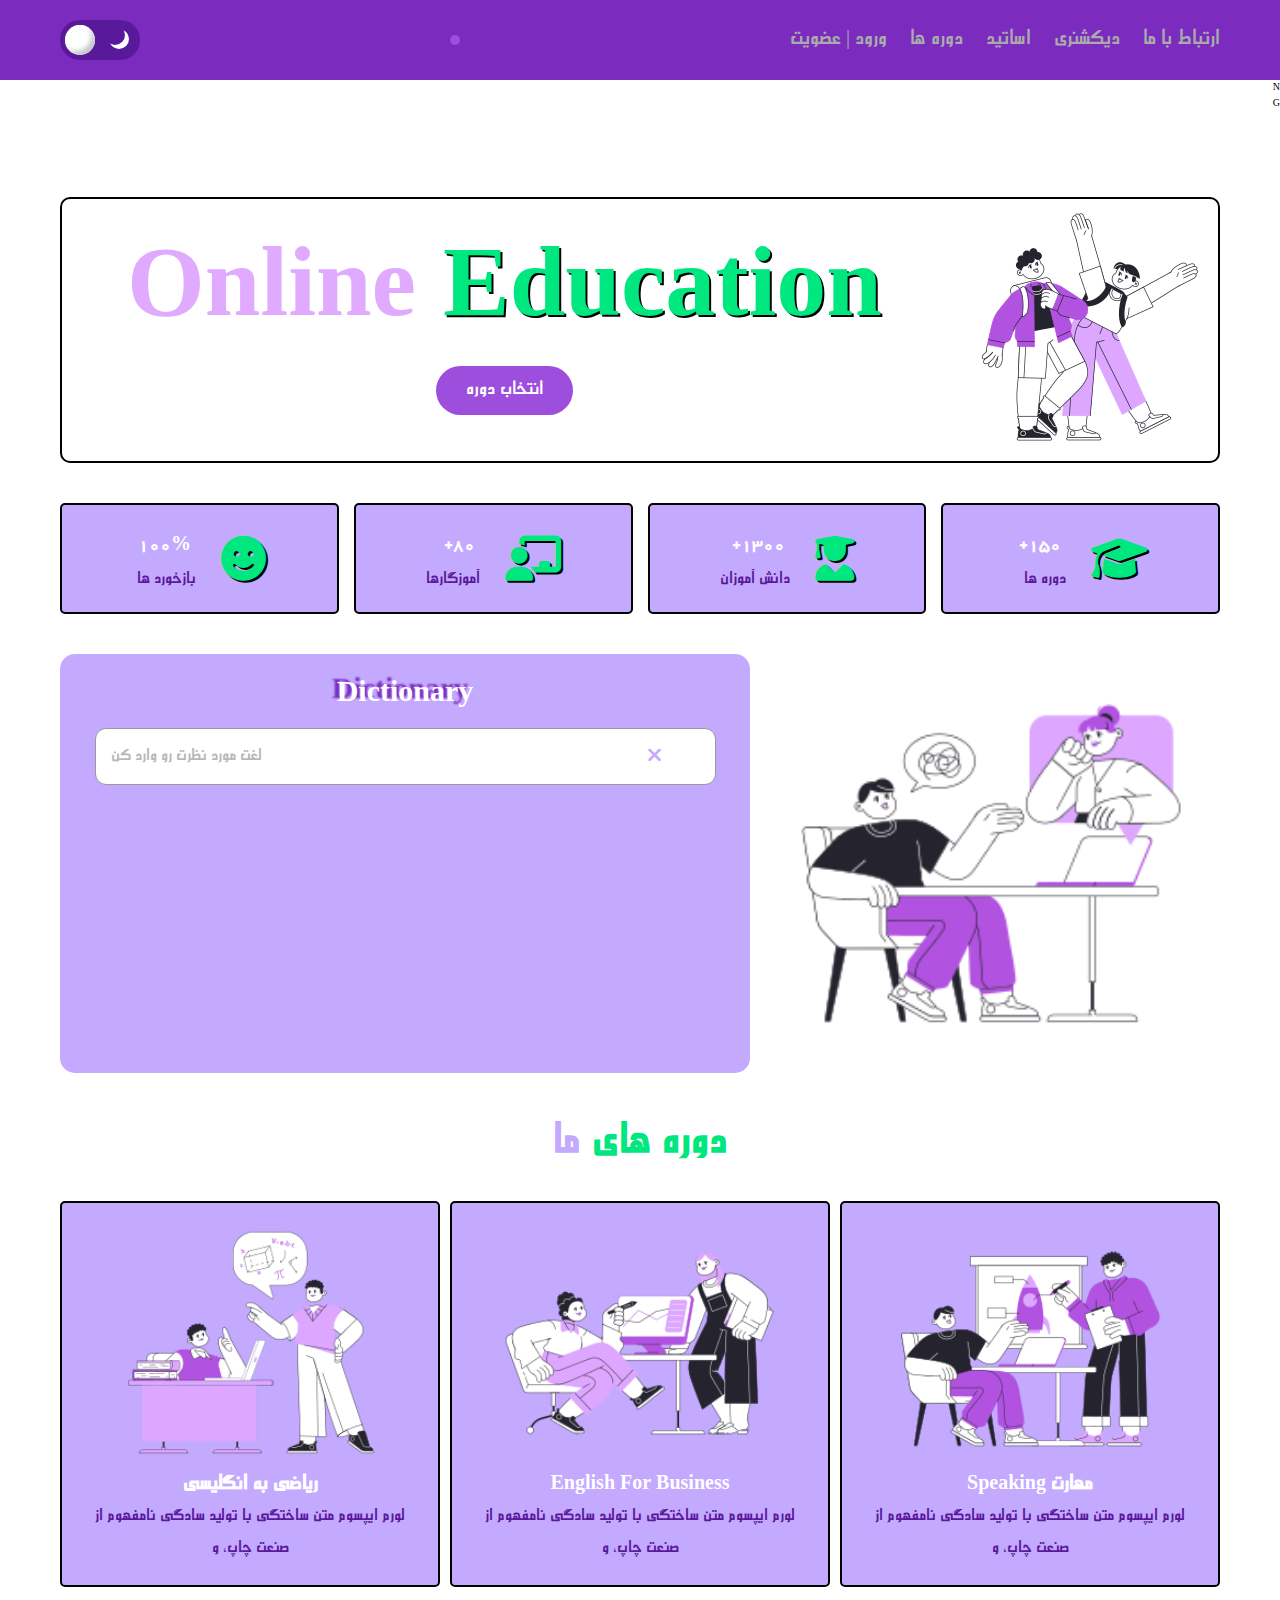
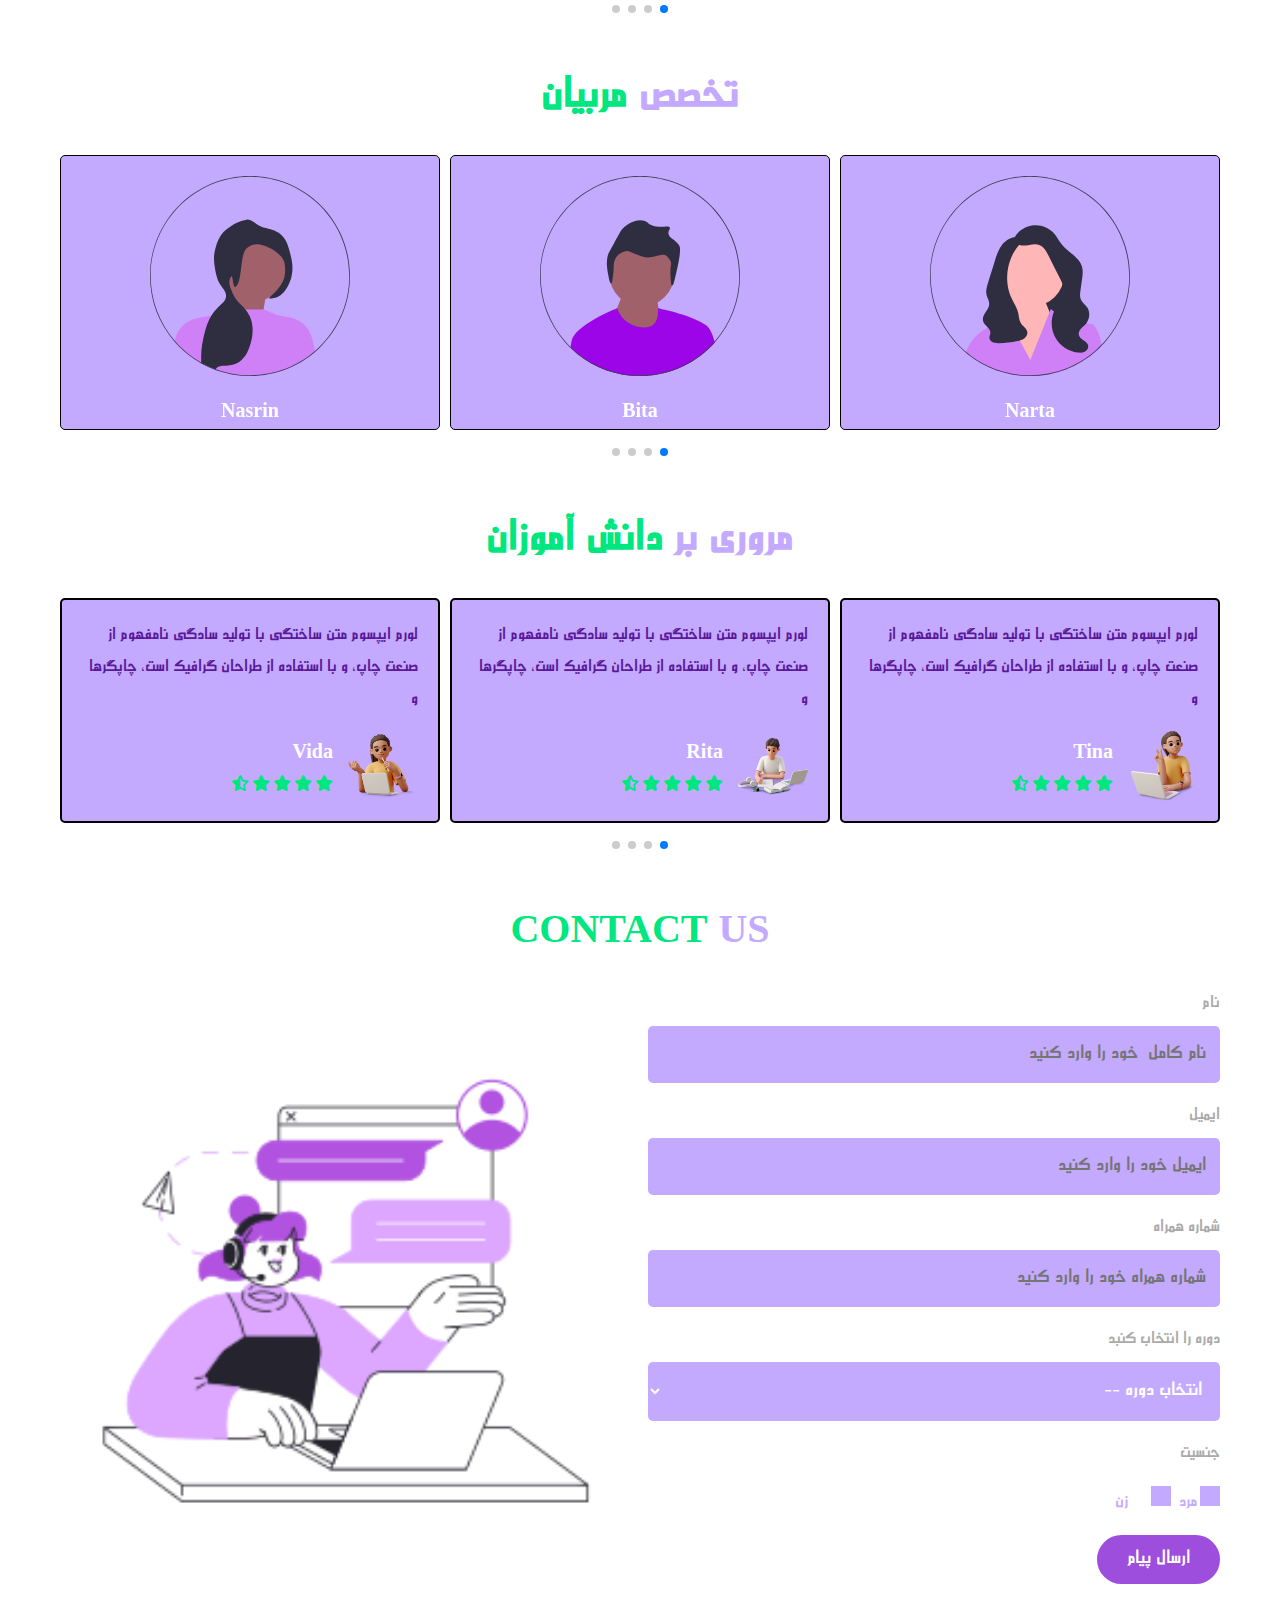
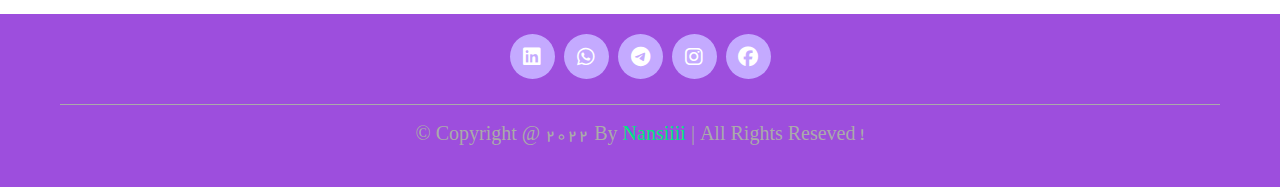
<file: index.html>
<!DOCTYPE html>
<html lang="fa">
<head>
    <meta charset="UTF-8">
    <meta http-equiv="X-UA-Compatible" content="IE=edge">
    <meta name="viewport" content="width=device-width, initial-scale=1.0">
    <!-- font awesome cdn link -->
    <link rel="stylesheet" href="https://cdnjs.cloudflare.com/ajax/libs/font-awesome/6.3.0/css/all.min.css">

    <!-- custom css file link -->
    <link rel="stylesheet" href="css/style.css">
    <title>Home</title>
    <!-- swiper css link -->
    <link rel="stylesheet" href="https://cdn.jsdelivr.net/npm/swiper@9/swiper-bundle.min.css"
/>
</head>
<body>
    <div id="loader-wrapper">
        <div id="loader">
            <p>l</p>
            <p>o</p>
            <p>a</p>
            <p>d</p>
            <p>i</p>
            <p>n</p>
            <p>g</p>
        </div>
    </div>
    <!-- header Start -->
    <header class="header">

        <section class="flex">

            <div id="menu-btn" class="fas fa-bars"></div>

            <nav class="navbar">
                <a href="#contact">ارتباط با ما</a>
                <a href="#dic">دیکشنری</a>
                <a href="#teachers">اساتید</a>
                <a href="#courses">دوره ها</a>
                <a href="pages/login-form.html">ورود | عضویت</a>
            </nav>

            <div id="MyClockDisplay" class="clock" ></div>

            <div id="switch">
                <div class="flicker"></div>
                <div class="moon"></div>
            </div>

        </section>
    </header>
    <!-- header End -->

    <!-- home section Start -->
    <section class="home" id="home">
        <div class="row">

            
            <div class="image">
                <img src="images/grapy-boys-going-to-school-together.png" alt="school">
            </div>

            <div class="content">
                <h3>online <span>education</span></h3>
                <!-- <h3>آنلاین <span>آموزش</span></h3> -->
                <a href="#contact" class="btn">انتخاب دوره</a>
            </div>

        </div>
    </section>
    <!-- home section End -->

    <!-- counter section Start -->
    <section class="count">
        <div class="box-container">

            <div class="box">
                <i class="fas fa-graduation-cap"></i>
                <div class="content">
                    <h3>150+</h3>
                    <p>دوره ها</p>
                </div>
            </div>

            <div class="box">
                <i class="fas fa-user-graduate"></i>
                <div class="content">
                    <h3>1300+</h3>
                    <p>دانش آموزان</p>
                </div>
            </div>

            <div class="box">
                <i class="fas fa-chalkboard-user"></i>
                <div class="content">
                    <h3>80+</h3>
                    <p>آموزگارها</p>
                </div>
            </div>

            <div class="box">
                <i class="fas fa-face-smile"></i>
                <div class="content">
                    <h3>100%</h3>
                    <p>بازخورد ها</p>
                </div>
            </div>

        </div>
    </section>
    <!-- counter section End -->

    <!-- dictionary section Start -->

    <section class="about" id="dic">
        <div class="row">
            <div class="image">
                <img src="images/grapy-online-appointment-with-a-psychologist.png" alt="online-appointment">
            </div>

            <div class="content">
                
                <div class="dictionary">
                    <h2 id="dic-title">Dictionary</h2>
       
                    <div class="input-wrapper">
                        <input type="text" class="txtBox" placeholder="لغت مورد نظرت رو وارد کن">
                        <i class="fa fa-times" aria-hidden="true"></i>
                    </div>

                    <div class="search-result">
                    
                        <p class="description"></p>

                        <div class="volume-box">
                            <i id="volume" class="fas fa-volume-up"></i>
                    
                            <span id="phonetic"></span>
                        </div>
                    
                    
                        <p id="meaning"></p>

                    </div>
                </div>
                

            </div>
        </div>
    </section>


    <!-- dictionary section End -->

    <!-- courses section Start -->
    <section class="courses" id="courses">
        <h2 class="heading"><span>دوره های</span>  ما </h2>
        <div class="course-slider swiper">
            <div class="swiper-wrapper" id="course-wraper">

                <!-- <div class="course-slide swiper-slide">
                    <img src="images/grapy-man-studies-online-1.png" alt="">
                    <h3><a href="pages/courses.html?course_title=مهارت Speaking">لغات 504</a></h3>
                    <p>لورم ایپسوم متن ساختگی با تولید سادگی نامفهوم از صنعت چاپ، و </p>
                </div> -->

            </div>

            <div class="swiper-pagination"></div>
            
        </div>
    </section>
    <!-- courses section End -->

    <!-- teachers section Start -->
    <section class="teachers" id="teachers">
            <h2 class="heading">تخصص <span>مربیان</span></h2>
            <div class="swiper teachers-slider">
                <div class="swiper-wrapper" id="teachers-wrapper">

                    <!-- <div class="swiper-slide slide">
                        <img src="images/undraw_female_avatar_efig.svg" alt="">
                        <div class="share">
                            <a href="" class="fab fa-instagram"></a>
                            <a href="" class="fab fa-telegram"></a>
                            <a href="" class="fab fa-whatsapp"></a>
                            <a href="" class="fab fa-linkedin"></a>
                        </div>
                        <h3>Nasrin</h3>
                    </div> -->

                </div>
                
                <div class="swiper-pagination"></div>
                
            </div>
    </section>
    <!-- teachers section End -->

    <!-- reviews section Start -->
    <section class="reviwes" id="reviews">
        <h2 class="heading">مروری بر <span>دانش آموزان </span></h2>
        <div class="swiper reviews-slider">
            <div class="swiper-wrapper" id="students-wrapper">

                <!-- <div class="swiper-slide slide">
                    <p>لورم ایپسوم متن ساختگی با تولید سادگی نامفهوم از صنعت چاپ، 
                        و با استفاده از طراحان گرافیک است، چاپگرها و 
                    </p>
                    <div class="user">
                        <img src="images/student/casual-life-3d-young-woman-working-on-laptop-and-showing-v-sign.png" alt="">
                        <div class="user-info">
                            <h3>sssss</h3>
                            <div class="stars">
                                <i class="fas fa-star"></i>
                                <i class="fas fa-star"></i>
                                <i class="fas fa-star"></i>
                                <i class="fas fa-star"></i>
                                <i class="fas fa-star-half-alt"></i>
                            </div>
                        </div>
                    </div>
                </div> -->

            </div>

            <div class="swiper-pagination"></div>

        </div>
    </section>
    <!-- reviews section End -->

    <!-- contact section Start -->
    <section class="contact" id="contact">
        <h2 class="heading"><span>contact</span> us</h2>
        <div class="row">
            
            <form action="" method="post">
                <label for="name">نام</label>
                <input type="text" name="name" required placeholder="نام کامل  خود را وارد کنید" maxlength="50" class="box">
                <label for="email">ایمیل</label>
                <input type="email" name="email" required placeholder="ایمیل خود را وارد کنید" maxlength="50" class="box">
                <label for="number">شماره همراه</label>
                <input type="number" name="number" required placeholder="شماره همراه خود را وارد کنید" max="999999999" min="0" class="box" onkeypress="if(this.value.length == 10) return false;">
                <label for="">دوره را انتخاب کنبد</label>
                <select name="courses" class="box" required>
                    <option value="" disabled selected>انتخاب دوره --</option>
                    <option value="504 words">لغات 504</option>
                    <option value="1100 words">لغات 1100</option>
                    <option value="math">ریاضی به انگلیسی</option>
                    <option value="English for Business">English for Business</option>
                    <option value="Speaking">Speaking  مهارت</option>
                    <option value="listening"> listening مهارت</option>
                    <option value="Writing">Writing مهارت</option>
                    <option value="Reading">Reading مهارت</option>
                    <option value="free discussion">free discussion</option>
                </select>
                <label for="gender">جنسیت </label>
                <div class="radio">
                    <input type="radio" name="gender" value="male" id="male">
                    <label for="male">مرد</label>
                    <input type="radio" name="gender" value="female" id="female">
                    <label for="female">زن</label>
                </div>
                <input type="submit" value="ارسال پیام" class="btn" name="send">
            </form>

            <div class="image">
                <img src="images/grapy-chat-dialog-with-support-service-1.png" alt="">
            </div>

        </div>
    </section>
    <!-- contact section End -->

    <!-- footer section Start -->
        <footer class="footer" id="footer">
            <section>
                <div class="share">
                    <a href="" class="fab fa-facebook"></a>
                    <a href="" class="fab fa-instagram"></a>
                    <a href="" class="fab fa-telegram"></a>
                    <a href="" class="fab fa-whatsapp"></a>
                    <a href="" class="fab fa-linkedin"></a>
                </div>

                <div class="credit"> ! copyright @ 2022 by <span>Nansiiii</span> | all rights reseved &copy;</div>

            </section>
        </footer>
    <!-- footer section End -->











    <!-- swiper js link -->
    <script src="https://cdn.jsdelivr.net/npm/swiper@9/swiper-bundle.min.js"></script>
    <!-- custom js file link -->
    <script src="js/app.js"></script>
    <script src="js/dic-app.js"></script>
    
</body>
</html>
</file>
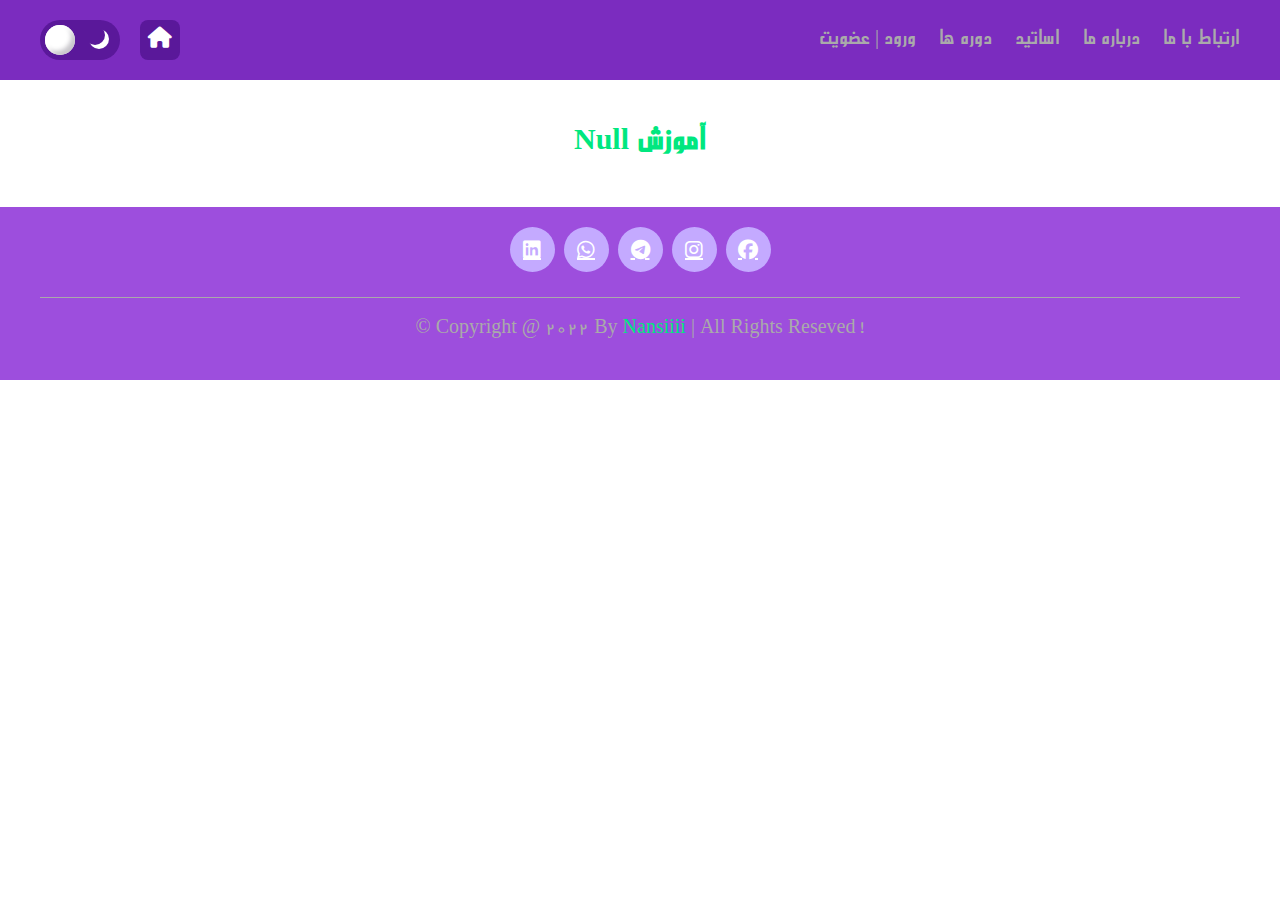
<file: pages/courses.html>
<!DOCTYPE html>
<html lang="fa">
  <head>
    <meta charset="UTF-8" />
    <meta http-equiv="X-UA-Compatible" content="IE=edge" />
    <meta name="viewport" content="width=device-width, initial-scale=1.0" />
    <title>دوره ها</title>
    <link rel="stylesheet" href="../css/courses.css" />
    <!-- font awesome cdn link -->
    <link rel="stylesheet" href="https://cdnjs.cloudflare.com/ajax/libs/font-awesome/6.3.0/css/all.min.css">

  </head>
  <body>
    <!-- header Start -->
    <header class="header">
      <section class="flex">
        <div id="menu-btn" class="fas fa-bars"></div>

        <nav class="navbar">
          <a href="../index.html#contact">ارتباط با ما</a>
          <a href="../index.html#about">درباره ما</a>
          <a href="../index.html#review">اساتید</a>
          <a href="../index.html#courses">دوره ها</a>
          <a href="login-form.html">ورود | عضویت</a>
        </nav>

        <div class="home">
            <div class="home-btn">
                <a href="../index.html"><i class="fa fa-home fa-lg" aria-hidden="true"></i></a>
            </div>
    
            <div id="switch">
              <div class="flicker"></div>
              <div class="moon"></div>
            </div>
        </div>

        <!-- <a href="index.html" class="logo">educat.</a> -->
      </section>
    </header>
    <!-- header End -->

    <!--Start course -->
    <section id="main">
        <!-- <h1>آموزش ریاضی به انگلیسی</h1> -->
      <div class="course-wrapper">
        <!-- <div class="course">
          <div id="imgBox">
            <img src="../images/grapy-man-studies-online-1.png" alt="" />
          </div>
          <h3 class="course-title"><a href=""> درس 1</a></h3>
          <p>لورم ایپسوم متن ساختگی با تولید سادگی نامفهوم از صنعت چاپ، و</p>
        </div> -->
    </section>
    <!--End course  -->

    <!--  Start footer section  -->
    <footer class="footer" id="footer">
      <section>
        <div class="share">
          <a href="" class="fab fa-facebook"></a>
          <a href="" class="fab fa-instagram"></a>
          <a href="" class="fab fa-telegram"></a>
          <a href="" class="fab fa-whatsapp"></a>
          <a href="" class="fab fa-linkedin"></a>
        </div>

        <div class="credit">
          ! copyright @ 2022 by <span>Nansiiii</span> | all rights reseved
          &copy;
        </div>
      </section>
    </footer>
    <!--  End  footer section  -->

    <script src="../js/courses.js"></script>
  </body>
</html>
</file>
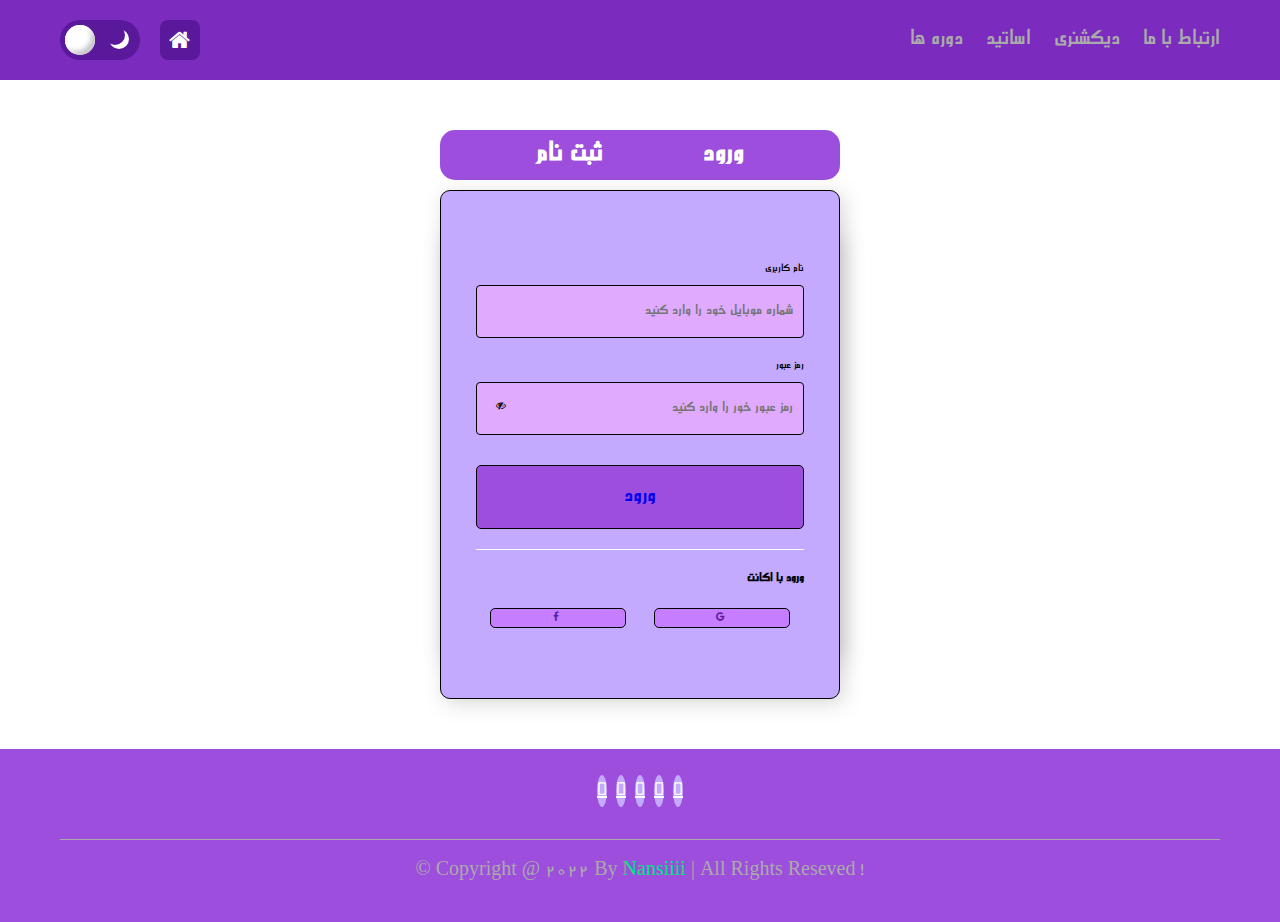
<file: pages/login-form.html>
<!DOCTYPE html>
<html lang="fa">
<head>
    <meta charset="UTF-8">
    <meta http-equiv="X-UA-Compatible" content="IE=edge">
    <meta name="viewport" content="width=device-width, initial-scale=1.0">
    <meta name="robots" content="nofollow, noindex">
    <meta name="author" content="Nasrin Shakery">
    <link rel="icon" href="../images/logo/login32.png" sizes="32x32">
    <link rel="icon" href="./images/logo/login64.png" sizes="64x64">
    <title>ورود | عضویت</title>
    <!-- font awesome -->
    <link rel="stylesheet" href="https://cdnjs.cloudflare.com/ajax/libs/font-awesome/4.7.0/css/font-awesome.min.css">
    <link rel="stylesheet" href="../css/login-form.css">
</head>
<body>
    <!-- header Start -->
    <header class="header">
        <section class="flex">

          <div id="menu-btn" class="fas fa-bars"></div>
  
          <nav class="navbar">
            <a href="../index.html#contact">ارتباط با ما</a>
            <a href="../index.html#dic">دیکشنری</a>
            <a href="../index.html#review">اساتید</a>
            <a href="../index.html#courses">دوره ها</a>
            <!-- <a href="login-form.html">ورود | عضویت</a> -->
          </nav>
  
          <div class="home">
              <div class="home-btn">
                  <a href="../index.html"><i class="fa fa-home fa-lg" aria-hidden="true"></i></a>
              </div>
      
              <div id="switch">
                <div class="flicker"></div>
                <div class="moon"></div>
              </div>
          </div>
  
          <!-- <a href="index.html" class="logo">educat.</a> -->
        </section>
      </header>
      <!-- header End -->

    <div class="form-container">
        
        <div class="title">
            <h3 id="title-sign-in">ورود</h3>
            <h3 id="title-sign-up">ثبت نام</h3>
        </div>
        
        <div id="login">
            <form action="" id="form-login">
                <label for="username">نام کاربری</label>
                <input type="text" name="phoneNumber" id="phoneNumber" placeholder="شماره موبایل خود را وارد کنید">
                <label for="password">رمز عبور</label>
                <div class="pass">
                    <input type="password" class="pass" name="password" id="password" placeholder="رمز عبور خور را وارد کنید">
                    <i id="show-hide" class="fa fa-eye-slash"></i>
                </div>
                <button type=""><a href="./profile.html">ورود</a></button>
            
                <hr>
                <div class="social-countainer">
                    <h3>ورود با اکانت</h3>
                    <div class="social">
                        <div><a class="go" href="../pages/profile.html"><i class="fa fa-google"></i></a></div>
                        <div><a class="fb" href="#"><i class="fa fa-facebook"></i></a></div>
                    </div>
                </div>
            </form>
        </div>
    
        <div id="sign-up">
            <form action="" id="form-signup">
                <input type="text" name="username" id="username" placeholder=" نام و نام خانوادگی خود را وارد کنید">
                <input type="text" name="phoneNumber" id="phoneNumber" placeholder="شماره موبایل خود را وارد کنید">
                
                <div class="pass">
                    <input type="password" class="pass" name="password" id="password" placeholder="رمز عبور خور را وارد کنید">
                </div>
                <div class="pass">
                    <input type="password" class="pass" name="confirmPassword" id="confirmPassword" placeholder="تکرار رمز عبور ">
                </div>
                <span id="errorMessage"></span>
                <button type="submit">ثبت نام</button>
        
            </form>
        </div>
        
    </div>



            <!-- footer section Start -->
            <footer class="footer" id="footer">
                <section>
                    <div class="share">
                        <a href="" class="fab fa-facebook"></a>
                        <a href="" class="fab fa-instagram"></a>
                        <a href="" class="fab fa-telegram"></a>
                        <a href="" class="fab fa-whatsapp"></a>
                        <a href="" class="fab fa-linkedin"></a>
                    </div>
    
                    <div class="credit"> ! copyright @ 2022 by <span>Nansiiii</span> | all rights reseved &copy;</div>
    
                </section>
            </footer>
            <!-- footer section End -->

    <script src="../js/login-form.js"></script>
</body>
</html>
</file>
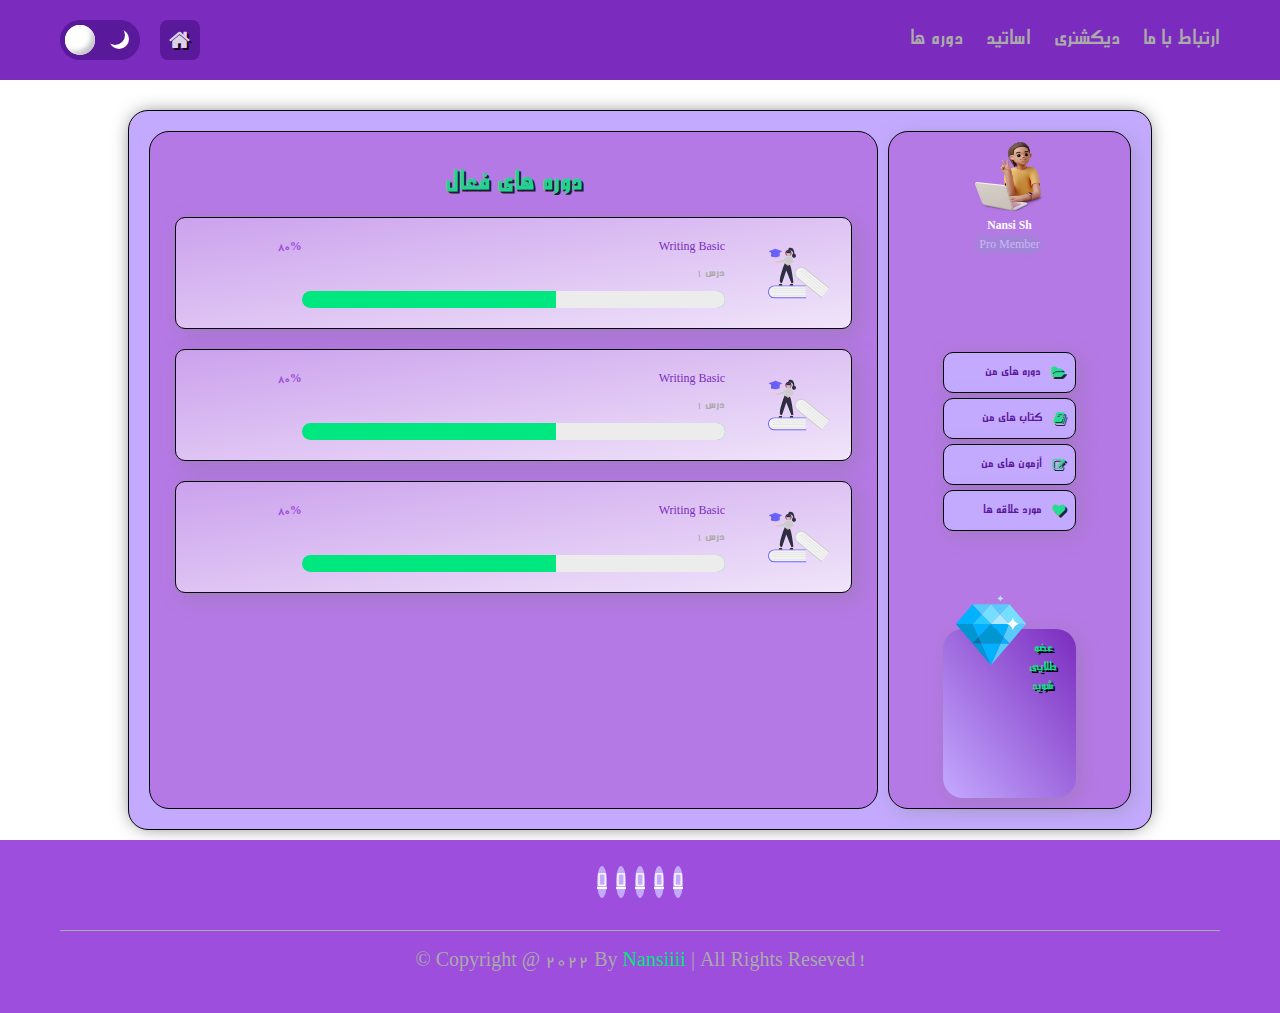
<file: pages/profile.html>
<!DOCTYPE html>
<html lang="fa">
<head>
    <meta charset="UTF-8">
    <meta http-equiv="X-UA-Compatible" content="IE=edge">
    <meta name="viewport" content="width=device-width, initial-scale=1.0">
    <meta name="robots" content="nofollow, noindex">
    <meta name="author" content="Nasrin Shakery">
    <link rel="icon" href="../images/logo/login32.png" sizes="32x32">
    <link rel="icon" href="./images/logo/login64.png" sizes="64x64">
    <title>پروفایل</title>
    <!-- font awesome -->
    <link rel="stylesheet" href="https://cdnjs.cloudflare.com/ajax/libs/font-awesome/4.7.0/css/font-awesome.min.css">
    <link rel="stylesheet" href="../css/profile.css">
</head>
<body>
        <!-- header Start -->
        <header class="header">
            <section class="flex">
    
              <div id="menu-btn" class="fas fa-bars"></div>
      
              <nav class="navbar">
                <a href="../index.html#contact">ارتباط با ما</a>
                <a href="../index.html#dic">دیکشنری</a>
                <a href="../index.html#review">اساتید</a>
                <a href="../index.html#courses">دوره ها</a>
                <!-- <a href="login-form.html">ورود | عضویت</a> -->
              </nav>
      
              <div class="home">
                  <div class="home-btn">
                      <a href="../index.html"><i class="fa fa-home fa-lg" aria-hidden="true"></i></a>
                  </div>
          
                  <div id="switch">
                    <div class="flicker"></div>
                    <div class="moon"></div>
                  </div>
              </div>
      
              <!-- <a href="index.html" class="logo">educat.</a> -->
            </section>
          </header>
          <!-- header End -->

          <!-- -----------profile section Start------------ -->
          <section id="profile-section">
            <div class="dashboard">
                <div class="user">
                    <img src="../images/student/casual-life-3d-young-woman-working-on-laptop-and-showing-v-sign.png" alt="avatar">
                    <h3>Nansi Sh</h3>
                    <p>Pro Member</p>
                </div>
                <div class="menu">
                    <div class="link">
                        <i class="fa fa-folder-open fa-lg" aria-hidden="true"></i>
                        <h2>دوره های من</h2>
                    </div>
                    <div class="link">
                        <i class="fa fa-book fa-lg" aria-hidden="true"></i>
                        <h2>کتاب های من</h2>
                    </div>
                    <div class="link">
                        <i class="fa fa-pencil-square-o fa-lg" aria-hidden="true"></i>
                        <h2>آزمون های من </h2>
                    </div>
                    <div class="link">
                        <i class="fa fa-heart fa-lg" aria-hidden="true"></i>
                        <h2>مورد علاقه ها </h2>
                    </div>
                </div>
                <div class="pro">
                    <img src="../images/gem-svgrepo-com.svg" alt="">
                    <h2>عضو طلایی شوید</h2>
                </div>
            </div>
            <div class="courses">
                <div class="status">
                    <h1>دوره های فعال</h1>
                </div>
                <div class="course-wrapper">
                    <div class="card">
                        <img src="../images/profile/undraw_education_f8ru.svg" alt="">
                        <div class="card-info">
                            <h2>Writing Basic</h2>
                            <p>درس 1</p>
                            <div class="progress"></div>
                        </div>
                        <h2 class="percentage">80%</h2>
                    </div>
                    <div class="card">
                        <img src="../images/profile/undraw_education_f8ru.svg" alt="">
                        <div class="card-info">
                            <h2>Writing Basic</h2>
                            <p>درس 1</p>
                            <div class="progress"></div>
                        </div>
                        <h2 class="percentage">80%</h2>
                    </div>
                    <div class="card">
                        <img src="../images/profile/undraw_education_f8ru.svg" alt="">
                        <div class="card-info">
                            <h2>Writing Basic</h2>
                            <p>درس 1</p>
                            <div class="progress"></div>
                        </div>
                        <h2 class="percentage">80%</h2>
                    </div>
                </div>
            </div>
          </section>

          <!-- -----------profile section End------------ -->


        <!-- footer section Start -->
        <footer class="footer" id="footer">
            <section>
                <div class="share">
                    <a href="" class="fab fa-facebook"></a>
                    <a href="" class="fab fa-instagram"></a>
                    <a href="" class="fab fa-telegram"></a>
                    <a href="" class="fab fa-whatsapp"></a>
                    <a href="" class="fab fa-linkedin"></a>
                </div>

                <div class="credit"> ! copyright @ 2022 by <span>Nansiiii</span> | all rights reseved &copy;</div>

            </section>
        </footer>
        <!-- footer section End -->


          <script src="../js/profile.js"></script>
    
</body>
</html>
</file>
<file: css/style.css>
@import url("https://fonts.googleapis.com/css2?family=Rubik:wght@300;400;500;600&display=swap");
@font-face {
  font-family: "amin";
  src: url(../fonts/amin.ttf) format("truetype");
}
@font-face {
  font-family: "sultan";
  src: url(../fonts/Sultan\ Adan\ 2Line\ .ttf) format("truetype");
}
html {
  font-size: 62.5%;
  overflow-x: hidden;
  scroll-behavior: smooth;
  scroll-padding-top: 8rem;
}

body {
  font-family: "amin";
  margin: 0;
  padding: 0;
  box-sizing: border-box;
  outline: none;
  border: none;
  text-decoration: none;
  transition: 0.2s linear;
  text-transform: capitalize;
}

body {
  direction: rtl;
}
body section {
  max-width: 1200px;
  margin: 0 auto;
  padding: 2rem;
}

.home-btn {
  position: fixed;
  top: 5%;
  left: 3%;
  z-index: 1000;
  font-size: 2.5rem;
  width: 4rem;
  border-radius: 20%;
  background-color: #5a189a;
  display: flex;
  align-items: center;
  justify-content: center;
}
.home-btn:hover {
  background-color: #00E77F;
}
.home-btn a i {
  color: #fff;
  padding: 1rem;
}

/* @font-face {
    font-family: 'Rubik';
    src: url(../fonts/Rubik-VariableFont_wght.ttf) format('truetype'),
         url(../fonts/Rubik-Italic-VariableFont_wght.ttf);
} */
* {
  font-family: "amin";
  margin: 0;
  padding: 0;
  box-sizing: border-box;
  outline: none;
  border: none;
  text-decoration: none;
  transition: 0.2s linear;
  text-transform: capitalize;
}

html {
  font-size: 62.5%;
  overflow-x: hidden;
  scroll-behavior: smooth;
  scroll-padding-top: 8rem;
}

.btn {
  display: inline-block;
  margin-top: 1rem;
  margin-bottom: 1rem;
  background-color: #9d4edd;
  font-size: 1.8rem;
  color: #fff;
  padding: 1rem 3rem;
  border-radius: 5rem;
  cursor: pointer;
}

.btn:hover {
  background-color: #e0aaff;
  color: #5a189a;
}

.heading {
  margin-bottom: 2.5rem;
  text-align: center;
  font-size: 4rem;
  color: #c4aaff;
  text-transform: uppercase;
}
.heading span {
  text-transform: uppercase;
  color: #00E77F;
}

body.dark {
  background-color: #3d3d3d;
  transition: 0.3s;
}
body.dark .header {
  background-color: #4b4b4b;
}
body.dark .header .flex .clock {
  background-color: #3d3d3d;
  box-shadow: 4px 4px 20px rgba(122, 122, 122, 0.3);
  color: #e0aaff;
}
body.dark .header .flex #switch {
  background-color: #3d3d3d;
}
body.dark .header .flex #switch .flicker {
  transform: translateX(4rem);
}
body.dark .count .box-container .box {
  background-color: #4b4b4b;
}
body.dark .count .box-container .box .content p {
  color: #aaa;
}
body.dark .courses .course-slider .course-slide {
  background-color: #4b4b4b;
}
body.dark .courses .course-slider .course-slide p {
  color: #aaa;
}
body.dark .teachers .teachers-slider .slide {
  background-color: transparent;
  border: none;
}
body.dark .reviwes .reviews-slider #students-wrapper .slide {
  background-color: #4b4b4b;
}
body.dark .reviwes .reviews-slider #students-wrapper .slide p {
  color: #aaa;
}
body.dark .contact form .box {
  background-color: #4b4b4b;
}
body.dark .contact form .radio label {
  color: #aaa;
}
body.dark .contact form .radio input {
  background-color: #aaa;
}
body.dark .footer {
  background-color: #4b4b4b;
}
body.dark .footer .share a {
  background-color: #3d3d3d;
}
body.dark .footer .share a:hover {
  background-color: #00E77F;
}

.header {
  background-color: #7b2cbf;
  position: fixed;
  top: 0;
  left: 0;
  right: 0;
  z-index: 1000;
}
.header .flex {
  position: relative;
  display: flex;
  align-items: center;
  justify-content: space-between;
}
.header .flex .navbar a {
  margin-left: 2rem;
  color: #aaa;
  font-size: 2rem;
}
.header .flex .navbar a:hover {
  color: #00E77F;
}
.header .flex #menu-btn {
  cursor: pointer;
  color: #fff;
  font-size: 2.5rem;
  display: none;
}
.header .flex .clock {
  background-color: #9d4edd;
  font-family: "Courier New", Courier, monospace;
  color: #fff;
  font-weight: 900;
  font-style: italic;
  padding: 0.5rem;
  border-radius: 15rem;
  text-transform: lowercase;
  font-size: 2rem;
  letter-spacing: 7px;
}
.header .flex #switch {
  width: 8rem;
  height: 4rem;
  background-color: #5a189a;
  border-radius: 2rem;
  position: relative;
}
.header .flex #switch .flicker {
  background-color: #fff;
  width: 3rem;
  height: 3rem;
  border-radius: 1.5rem;
  position: absolute;
  top: 0.5rem;
  left: 0.5rem;
  transition: 0.3s;
  box-shadow: inset 4px 4px 4px rgb(255, 255, 255), inset -4px -4px 4px rgba(195, 193, 198, 0.9);
}
.header .flex #switch .moon {
  width: 2rem;
  height: 2rem;
  border-radius: 1rem;
  box-shadow: 4px 4px 0 0 #fff;
  position: absolute;
  top: 0.5rem;
  left: 4.5rem;
}

.home {
  margin-top: 6.5rem;
}
.home .row {
  display: flex;
  align-items: center;
  justify-content: center;
  flex-wrap: wrap-reverse;
  gap: 1.5rem;
  border: 2px solid #020202;
  border-radius: 10px;
}
.home .row .content {
  flex: 1 1 40rem;
  text-align: center;
}
.home .row .content h3 {
  margin-bottom: 1rem;
  margin-top: 1rem;
  font-size: 10rem;
  color: #e0aaff;
  line-height: 1;
}
.home .row .content h3 span {
  color: #00E77F;
  text-shadow: 2px 2px #020202;
}
.home .row .img {
  flex: 1 1 40rem;
  /* border: 2px solid $borderBlack; */
}
.home .row .img img {
  width: 100%;
}

.count .box-container {
  display: grid;
  grid-template-columns: repeat(4, 1fr);
  gap: 1.5rem;
  align-items: flex-start;
}
.count .box-container .box {
  background-color: #c4aaff;
  border-radius: 0.5rem;
  border: 2px solid #020202;
  padding: 2rem;
  display: flex;
  align-items: center;
  justify-content: center;
  gap: 2.5rem;
}
.count .box-container .box i {
  font-size: 4.5rem;
  color: #00E77F;
  text-shadow: 2px 2px #020202;
}
.count .box-container .box .content h3 {
  font-size: 2rem;
  color: #fff;
  margin: 0.5rem;
}
.count .box-container .box .content p {
  font-size: 1.6rem;
  color: #5a189a;
}

.about .row {
  display: grid;
  grid-template-columns: 2fr 3fr;
  gap: 1rem;
}
.about .row .image {
  width: 100%;
}
.about .row .image img {
  width: 100%;
}
.about .row .content {
  display: flex;
  text-align: center;
  justify-content: center;
}
.about .row .content .dictionary {
  background: #c4aaff;
  border-radius: 1.5rem;
  color: #fff;
  width: 100%;
  direction: ltr;
  margin: 0 auto;
}
.about .row .content .dictionary #dic-title {
  padding: 2rem;
  text-align: center;
  font-size: 3rem;
  font-family: "Times New Roman", Times, serif;
  text-shadow: -5px -3px 2px #7b2cbf;
}
.about .row .content .dictionary .input-wrapper {
  position: relative;
}
.about .row .content .dictionary .input-wrapper .txtBox {
  border: 1px solid #999;
  border-radius: 11px;
  font-size: 16px;
  padding: 15px;
  width: 90%;
}
.about .row .content .dictionary .input-wrapper .txtBox:focus {
  border: 2px solid #9019e6;
}
.about .row .content .dictionary .input-wrapper .txtBox::-moz-placeholder {
  color: #B8B8B8;
}
.about .row .content .dictionary .input-wrapper .txtBox::placeholder {
  color: #B8B8B8;
}
.about .row .content .dictionary .input-wrapper .fa-times {
  font-size: 2rem;
  color: #c4aaff;
  position: absolute;
  top: 30%;
  left: 85%;
}
.about .row .content .dictionary .search-result {
  padding: 20px;
}
.about .row .content .dictionary .search-result .description {
  font-size: 2rem;
}
.about .row .content .dictionary .search-result .volume-box {
  display: grid;
  grid-template-columns: 10% 10%;
}
.about .row .content .dictionary .search-result .volume-box #volume {
  font-size: 2.5rem;
  border-radius: 50%;
  width: 2rem;
  height: 2rem;
  margin-left: 3rem;
  cursor: pointer;
  display: none;
}
.about .row .content .dictionary .search-result .volume-box #phonetic {
  margin-left: 2rem;
  font-size: 2rem;
}
.about .row .content .dictionary .search-result #meaning {
  padding: 1.5rem;
  font-size: 2rem;
}

.courses .course-slider .swiper-wrapper .course-slide {
  border: 2px solid #020202;
  border-radius: 0.5rem;
  /* width: 30rem; */
  background-color: #c4aaff;
  text-align: center;
  padding: 2rem;
  margin-bottom: 4rem;
  -webkit-user-select: none;
     -moz-user-select: none;
          user-select: none;
}
.courses .course-slider .swiper-wrapper .course-slide img {
  /* width: 100%; */
  height: 24rem;
}
.courses .course-slider .swiper-wrapper .course-slide h3 a {
  margin: 1.5rem;
  font-size: 2rem;
  color: #fff;
}
.courses .course-slider .swiper-wrapper .course-slide h3 a:hover {
  color: #00E77F;
}
.courses .course-slider .swiper-wrapper .course-slide p {
  line-height: 2;
  font-size: 1.6rem;
  color: #5a189a;
}

.swiper-pagination-bullet {
  background-color: #fff;
}

.swiper-pagination-bullet-active {
  background-color: #00E77F;
}

.teachers .teachers-slider .swiper-wrapper .slide {
  position: relative;
  /* width: 40rem; */
  overflow: hidden;
  margin-bottom: 4rem;
  padding-top: 2rem;
  -webkit-user-select: none;
     -moz-user-select: none;
          user-select: none;
  border: 1px solid #020202;
  border-radius: 0.5rem;
  background-color: #c4aaff;
}
.teachers .teachers-slider .swiper-wrapper .slide img {
  height: 20rem;
  width: 100%;
  /* object-fit: cover; */
}
.teachers .teachers-slider .swiper-wrapper .slide .share {
  position: absolute;
  top: 4rem;
  left: -10rem;
}
.teachers .teachers-slider .swiper-wrapper .slide .share a {
  font-size: 2rem;
  display: block;
  margin-top: 1rem;
  height: 4.5rem;
  width: 4.5rem;
  line-height: 4.5rem;
  border-radius: 0.5rem;
  background-color: #fff;
  color: #3d3d3d;
  text-align: center;
}
.teachers .teachers-slider .swiper-wrapper .slide .share a:hover {
  background-color: #00E77F;
  color: #fff;
}
.teachers .teachers-slider .swiper-wrapper .slide:hover .share {
  left: 3.5rem;
}
.teachers .teachers-slider .swiper-wrapper .slide h3 {
  margin-top: 1.5rem;
  font-size: 2rem;
  color: #fff;
  text-align: center;
  cursor: pointer;
}
.teachers .teachers-slider .swiper-wrapper .slide h3:hover {
  color: #00E77F;
}

.reviwes .reviews-slider #students-wrapper .slide {
  /* width: 35rem; */
  border-radius: 0.5rem;
  border: 2px solid #020202;
  background-color: #c4aaff;
  padding: 2rem;
  margin-bottom: 4rem;
  -webkit-user-select: none;
     -moz-user-select: none;
          user-select: none;
}
.reviwes .reviews-slider #students-wrapper .slide p {
  line-height: 2;
  font-size: 1.6rem;
  color: #5a189a;
}
.reviwes .reviews-slider #students-wrapper .slide .user {
  display: flex;
  align-items: center;
  gap: 1.5rem;
  margin-top: 1.5rem;
}
.reviwes .reviews-slider #students-wrapper .slide .user img {
  height: 7rem;
  width: 7rem;
  /* border-radius: 50%; */
  -o-object-fit: contain;
     object-fit: contain;
}
.reviwes .reviews-slider #students-wrapper .slide .user .user-info h3 {
  font-size: 2rem;
  color: #fff;
  margin-bottom: 0.5rem;
}
.reviwes .reviews-slider #students-wrapper .slide .user .user-info .stars i {
  font-size: 1.6rem;
  color: #00E77F;
}

.contact .row {
  display: flex;
  align-items: center;
  flex-wrap: wrap;
  gap: 1.5rem;
}
.contact .row .image {
  flex: 1 1 40rem;
}
.contact .row .image img {
  width: 100%;
}
.contact .row form {
  flex: 1 1 40rem;
}
.contact .row form .box {
  width: 100%;
  margin-top: 1rem;
  margin-bottom: 2rem;
  border-radius: 0.5rem;
  background-color: #c4aaff;
  font-size: 1.8rem;
  color: #fff;
  padding: 1.4rem;
  text-transform: none;
}
.contact .row form label {
  font-size: 1.6rem;
  color: #aaa;
}
.contact .row form .radio {
  margin-top: 2rem;
  margin-bottom: 1rem;
}
.contact .row form .radio label {
  font-size: 1.6rem;
  color: #c4aaff;
  margin-left: 0.5rem;
  cursor: pointer;
}
.contact .row form .radio #female {
  margin-left: 2rem;
}
.contact .row form .radio #female:checked ~ label[for=female] {
  color: #00E77F;
}
.contact .row form .radio #male:checked ~ label[for=male] {
  color: #00E77F;
}
.contact .row form .radio input {
  -webkit-appearance: none;
     -moz-appearance: none;
          appearance: none;
  height: 2rem;
  width: 2rem;
  background-color: #c4aaff;
  cursor: pointer;
}
.contact .row form .radio input:checked {
  background-color: #00E77F;
  border-radius: 5rem;
}

.footer {
  background-color: #9d4edd;
  text-align: center;
}
.footer .share a {
  margin: 0 0.3rem;
  height: 4.5rem;
  width: 4.5rem;
  line-height: 4.5rem;
  border-radius: 50%;
  font-size: 2rem;
  color: #fff;
  background-color: #c4aaff;
  text-align: center;
}
.footer .share a:hover {
  background-color: #00E77F;
}
.footer .credit {
  /* text-align: center; */
  margin-top: 2.5rem;
  padding: 1.5rem;
  border-top: 0.1rem solid #aaa;
  font-size: 2rem;
  color: #aaa;
}
.footer .credit span {
  color: #00E77F;
}

@media (max-width: 991px) {
  html {
    font-size: 55%;
  }
  .home .row .content h3 {
    font-size: 8rem;
  }
}
@media (max-width: 768px) {
  html {
    font-size: 50%;
  }
  .header .flex #menu-btn {
    display: inline-block;
  }
  .header .flex #menu-btn.fa-times {
    transform: rotate(180deg);
  }
  .header .flex .navbar {
    position: absolute;
    top: 99%;
    left: 0;
    right: 0;
    border-top: 0.1rem solid #aaa;
    border-bottom: 0.1rem solid #aaa;
    background-color: #7b2cbf;
    -webkit-clip-path: polygon(0 0, 100% 0, 100% 0, 0 0);
            clip-path: polygon(0 0, 100% 0, 100% 0, 0 0);
  }
  .header .flex .navbar.active {
    -webkit-clip-path: polygon(0 0, 100% 0, 100% 100%, 0 100%);
            clip-path: polygon(0 0, 100% 0, 100% 100%, 0 100%);
  }
  .header .flex .navbar a {
    display: block;
    text-align: center;
    margin: 2rem;
  }
  .home .row .content h3 {
    font-size: 6rem;
  }
}
@media (max-width: 690px) {
  .count .box-container {
    grid-template-columns: repeat(auto-fit, minmax(27rem, 1fr));
  }
}
@media (max-width: 450px) {
  html {
    font-size: 50%;
  }
  .home .row .content h3 {
    font-size: 5rem;
  }
  .heading {
    font-size: 3rem;
    color: dd;
  }
}/*# sourceMappingURL=style.css.map */
</file>
<file: css/courses.css>
@font-face {
  font-family: "amin";
  src: url(../fonts/amin.ttf) format("truetype");
}
@font-face {
  font-family: "sultan";
  src: url(../fonts/Sultan\ Adan\ 2Line\ .ttf) format("truetype");
}
html {
  font-size: 62.5%;
  overflow-x: hidden;
  scroll-behavior: smooth;
  scroll-padding-top: 8rem;
}

body {
  font-family: "amin";
  margin: 0;
  padding: 0;
  box-sizing: border-box;
  outline: none;
  border: none;
  text-decoration: none;
  transition: 0.2s linear;
  text-transform: capitalize;
}

body {
  direction: rtl;
}
body section {
  max-width: 1200px;
  margin: 0 auto;
  padding: 2rem;
}

.home-btn {
  position: fixed;
  top: 5%;
  left: 3%;
  z-index: 1000;
  font-size: 2.5rem;
  width: 4rem;
  border-radius: 20%;
  background-color: #5a189a;
  display: flex;
  align-items: center;
  justify-content: center;
}
.home-btn:hover {
  background-color: #00E77F;
}
.home-btn a i {
  color: #fff;
  padding: 1rem;
}

html {
  font-size: 62.5%;
  overflow-x: hidden;
  scroll-behavior: smooth;
  scroll-padding-top: 8rem;
}

body {
  font-family: "amin";
  margin: 0;
  padding: 0;
  box-sizing: border-box;
  outline: none;
  border: none;
  text-decoration: none;
  transition: 0.2s linear;
  text-transform: capitalize;
}

.header {
  background-color: #7b2cbf;
  position: fixed;
  top: 0;
  left: 0;
  right: 0;
  z-index: 1000;
}
.header .flex {
  position: relative;
  display: flex;
  align-items: center;
  justify-content: space-between;
}
.header .flex .navbar a {
  text-decoration: none;
  margin-left: 2rem;
  color: #aaa;
  font-size: 2rem;
}
.header .flex .navbar a:hover {
  color: #00E77F;
}
.header .flex #menu-btn {
  cursor: pointer;
  color: #fff;
  font-size: 2.5rem;
  display: none;
}
.header .flex .home {
  display: flex;
}
.header .flex .home .home-btn {
  position: relative;
  font-size: 1.7rem;
  margin: 0 1.5rem;
}
.header .flex .home #switch {
  width: 8rem;
  height: 4rem;
  background-color: #5a189a;
  border-radius: 2rem;
  position: relative;
}
.header .flex .home #switch .flicker {
  background-color: #fff;
  width: 3rem;
  height: 3rem;
  border-radius: 1.5rem;
  position: absolute;
  top: 0.5rem;
  left: 0.5rem;
  transition: 0.3s;
  box-shadow: inset 4px 4px 4px rgb(255, 255, 255), inset -4px -4px 4px rgba(195, 193, 198, 0.9);
}
.header .flex .home #switch .moon {
  width: 2rem;
  height: 2rem;
  border-radius: 1rem;
  box-shadow: 4px 4px 0 0 #fff;
  position: absolute;
  top: 0.5rem;
  left: 4.5rem;
}

#main {
  margin-top: 8rem;
}
#main h1 {
  text-align: center;
  color: #00E77F;
  font-size: 3rem;
}
#main .course-wrapper {
  display: grid;
  grid-template-columns: repeat(3, 1fr);
  gap: 10rem;
}
#main .course-wrapper .course {
  grid-column: span 1;
  background-color: #c4aaff;
  width: 100%;
  border-radius: 2rem;
}
#main .course-wrapper .course #imgBox img {
  display: block;
  margin: 0 auto;
  width: 90%;
}
#main .course-wrapper .course .course-title {
  text-align: center;
  font-size: 2rem;
  margin: 0;
}
#main .course-wrapper .course .course-title a {
  color: #fff;
  text-decoration: none;
}
#main .course-wrapper .course .course-title a:hover {
  color: #00E77F;
}
#main .course-wrapper .course p {
  text-align: center;
  padding: 1rem;
}

.footer {
  background-color: #9d4edd;
  text-align: center;
}
.footer .share a {
  margin: 0 0.3rem;
  height: 4.5rem;
  width: 4.5rem;
  line-height: 4.5rem;
  border-radius: 50%;
  font-size: 2rem;
  color: #fff;
  background-color: #c4aaff;
  text-align: center;
}
.footer .share a:hover {
  background-color: #00E77F;
}
.footer .credit {
  /* text-align: center; */
  margin-top: 2.5rem;
  padding: 1.5rem;
  border-top: 0.1rem solid #aaa;
  font-size: 2rem;
  color: #aaa;
}
.footer .credit span {
  color: #00E77F;
}

body.dark {
  background-color: #3d3d3d;
  transition: 0.3s;
}
body.dark .header {
  background-color: #4b4b4b;
}
body.dark .header .flex #switch {
  background-color: #3d3d3d;
}
body.dark .header .flex #switch .flicker {
  transform: translateX(4rem);
}
body.dark .header .flex .home-btn {
  background-color: #3d3d3d;
}
body.dark .header .flex .home-btn:hover a i {
  color: #00E77F;
}
body.dark #main .course-wrapper .course {
  background-color: #4b4b4b;
  border: 1px solid #020202;
}
body.dark #main .course-wrapper .course p {
  color: #aaa;
}
body.dark .footer {
  background-color: #4b4b4b;
}
body.dark .footer .share a {
  background-color: #3d3d3d;
}
body.dark .footer .share a:hover {
  background-color: #00E77F;
}

@media (max-width: 768px) {
  .header .flex #menu-btn {
    display: inline-block;
  }
  .header .flex #menu-btn.fa-times {
    transform: rotate(180deg);
  }
  .header .flex .navbar {
    position: absolute;
    top: 99%;
    left: 0;
    right: 0;
    border-top: 0.1rem solid #aaa;
    border-bottom: 0.1rem solid #aaa;
    background-color: #7b2cbf;
    -webkit-clip-path: polygon(0 0, 100% 0, 100% 0, 0 0);
            clip-path: polygon(0 0, 100% 0, 100% 0, 0 0);
  }
  .header .flex .navbar.active {
    -webkit-clip-path: polygon(0 0, 100% 0, 100% 100%, 0 100%);
            clip-path: polygon(0 0, 100% 0, 100% 100%, 0 100%);
  }
  .header .flex .navbar a {
    display: block;
    text-align: center;
    margin: 2rem;
  }
}/*# sourceMappingURL=courses.css.map */
</file>
<file: css/login-form.css>
@font-face {
  font-family: "amin";
  src: url(../fonts/amin.ttf) format("truetype");
}
@font-face {
  font-family: "sultan";
  src: url(../fonts/Sultan\ Adan\ 2Line\ .ttf) format("truetype");
}
html {
  font-size: 62.5%;
  overflow-x: hidden;
  scroll-behavior: smooth;
  scroll-padding-top: 8rem;
}

body {
  font-family: "amin";
  margin: 0;
  padding: 0;
  box-sizing: border-box;
  outline: none;
  border: none;
  text-decoration: none;
  transition: 0.2s linear;
  text-transform: capitalize;
}

body {
  direction: rtl;
}
body section {
  max-width: 1200px;
  margin: 0 auto;
  padding: 2rem;
}

.home-btn {
  position: fixed;
  top: 5%;
  left: 3%;
  z-index: 1000;
  font-size: 2.5rem;
  width: 4rem;
  border-radius: 20%;
  background-color: #5a189a;
  display: flex;
  align-items: center;
  justify-content: center;
}
.home-btn:hover {
  background-color: #00E77F;
}
.home-btn a i {
  color: #fff;
  padding: 1rem;
}

* {
  padding: 0;
  margin: 0;
  box-sizing: border-box;
  font-family: "amin";
}

body {
  direction: rtl;
}
body .header {
  background-color: #7b2cbf;
  position: fixed;
  top: 0;
  left: 0;
  right: 0;
  z-index: 1000;
}
body .header .flex {
  position: relative;
  display: flex;
  align-items: center;
  justify-content: space-between;
}
body .header .flex .navbar a {
  text-decoration: none;
  margin-left: 2rem;
  color: #aaa;
  font-size: 2rem;
}
body .header .flex .navbar a:hover {
  color: #00E77F;
}
body .header .flex #menu-btn {
  cursor: pointer;
  color: #fff;
  font-size: 2.5rem;
  display: none;
}
body .header .flex .home {
  display: flex;
}
body .header .flex .home .home-btn {
  position: relative;
  font-size: 1.7rem;
  margin: 0 1.5rem;
}
body .header .flex .home #switch {
  width: 8rem;
  height: 4rem;
  background-color: #5a189a;
  border-radius: 2rem;
  position: relative;
}
body .header .flex .home #switch .flicker {
  background-color: #fff;
  width: 3rem;
  height: 3rem;
  border-radius: 1.5rem;
  position: absolute;
  top: 0.5rem;
  left: 0.5rem;
  transition: 0.3s;
  box-shadow: inset 4px 4px 4px rgb(255, 255, 255), inset -4px -4px 4px rgba(195, 193, 198, 0.9);
}
body .header .flex .home #switch .moon {
  width: 2rem;
  height: 2rem;
  border-radius: 1rem;
  box-shadow: 4px 4px 0 0 #fff;
  position: absolute;
  top: 0.5rem;
  left: 4.5rem;
}
body .form-container {
  margin-top: 8rem;
  width: 100%;
  padding: 50px 20px;
  display: grid;
  grid-template-columns: repeat(5, 1fr);
}
body .form-container .title {
  grid-column: 3/4;
  height: 50px;
  background-color: #9d4edd;
  display: flex;
  align-items: center;
  justify-content: center;
  border-radius: 15px;
  margin-bottom: 1rem;
}
body .form-container .title h3 {
  margin: 1rem;
  padding: 4rem;
  font-size: 2.5rem;
  text-align: center;
  color: #fff;
  cursor: pointer;
}
body .form-container .title h3.hide {
  display: none;
}
body .form-container #login {
  z-index: 2;
  grid-column: 3/4;
  grid-row: 2/3;
  display: block;
  margin: auto;
  width: 400px;
  background-color: #c4aaff;
  border: 1px solid #020202;
  border-radius: 10px;
  box-shadow: 4px 4px 20px rgba(122, 122, 122, 0.3);
  padding: 50px 35px;
}
body .form-container #login form label {
  display: block;
  margin-top: 2rem;
  font-size: 1rem;
}
body .form-container #login form input {
  outline: none;
  border: none;
  width: 100%;
  background-color: #e0aaff;
  border: 1px solid #020202;
  border-radius: 4px;
  padding: 15px 10px;
  margin-top: 8px;
  font-weight: 100;
}
body .form-container #login form .pass {
  position: relative;
}
body .form-container #login form .pass i {
  position: absolute;
  top: 50%;
  left: 20px;
  transform: translateY(-50%);
  cursor: pointer;
}
body .form-container #login form #show-hide {
  font-size: 1rem;
}
body .form-container #login form button {
  margin-top: 30px;
  width: 100%;
  background-color: #9d4edd;
  padding: 15px 0;
  font-size: 1.2rem;
  border-radius: 5px;
  cursor: pointer;
  border: 1px solid #020202;
  transition: all 0.1s;
}
body .form-container #login form button:hover {
  background-color: #00E77F;
  color: #fff;
}
body .form-container #login form button a {
  text-decoration: none;
  font-size: 2rem;
}
body .form-container #login form button a:hover {
  color: #fff;
}
body .form-container #login form hr {
  margin-top: 20px;
  height: 1px;
  background-color: #fff;
  border: none;
  outline: #00E77F;
}
body .form-container #login form .social-countainer {
  margin-top: 20px;
  margin-bottom: 20px;
}
body .form-container #login form .social-countainer h3 {
  margin-top: 20px;
  margin-bottom: 20px;
}
body .form-container #login form .social-countainer .social {
  display: flex;
  justify-content: center;
  width: 100%;
}
body .form-container #login form .social-countainer .social div {
  background-color: #c77dff;
  width: 150px;
  border: 1px solid #020202;
  border-radius: 5px;
  text-align: center;
  padding: 1px 5px;
  margin: 0 14px;
  cursor: pointer;
}
body .form-container #login form .social-countainer .social div:hover {
  background-color: #00E77F;
}
body .form-container #login form .social-countainer .social div:hover a i {
  color: #fff;
}
body .form-container #login form .social-countainer .social div a {
  text-decoration: none;
  color: #5a189a;
}
body .form-container #login form .social-countainer .social div a i {
  margin-right: 4px;
}
body .form-container #login.hide {
  display: none;
}
body .form-container #sign-up {
  grid-column: 3/4;
  grid-row: 2/3;
  display: block;
  margin: auto;
  width: 400px;
  background-color: #c4aaff;
  border: 1px solid #020202;
  border-radius: 10px;
  box-shadow: 4px 4px 20px rgba(122, 122, 122, 0.3);
  padding: 50px 35px;
}
body .form-container #sign-up form input {
  outline: none;
  border: none;
  width: 100%;
  background-color: #e0aaff;
  border: 1px solid #020202;
  border-radius: 4px;
  padding: 15px 10px;
  margin-top: 8px;
  font-weight: 100;
}
body .form-container #sign-up form .pass {
  position: relative;
}
body .form-container #sign-up form .pass i {
  position: absolute;
  top: 50%;
  left: 20px;
  transform: translateY(-50%);
  cursor: pointer;
}
body .form-container #sign-up form #errorMessage {
  color: red;
  padding: 1rem;
  font-size: 1.5rem;
}
body .form-container #sign-up form button {
  margin-top: 30px;
  width: 100%;
  background-color: #9d4edd;
  padding: 15px 0;
  font-size: 1.2rem;
  border-radius: 5px;
  cursor: pointer;
  border: 1px solid #020202;
  transition: all 0.1s;
}
body .form-container #sign-up form button:hover {
  background-color: #00E77F;
  color: #fff;
}
body .form-container #sign-up.hide {
  display: none;
}

.footer {
  background-color: #9d4edd;
  text-align: center;
}
.footer .share a {
  margin: 0 0.3rem;
  height: 4.5rem;
  width: 4.5rem;
  line-height: 4.5rem;
  border-radius: 50%;
  font-size: 2rem;
  color: #fff;
  background-color: #c4aaff;
  text-align: center;
}
.footer .share a:hover {
  background-color: #00E77F;
}
.footer .credit {
  /* text-align: center; */
  margin-top: 2.5rem;
  padding: 1.5rem;
  border-top: 0.1rem solid #aaa;
  font-size: 2rem;
  color: #aaa;
}
.footer .credit span {
  color: #00E77F;
}

body.dark {
  background-color: #3d3d3d;
  transition: 0.3s;
}
body.dark .header {
  background-color: #4b4b4b;
}
body.dark .header .flex #switch {
  background-color: #3d3d3d;
}
body.dark .header .flex #switch .flicker {
  transform: translateX(4rem);
}
body.dark .header .flex .home-btn {
  background-color: #3d3d3d;
}
body.dark .header .flex .home-btn:hover a i {
  color: #00E77F;
}
body.dark .form-container .title {
  background-color: #5a189a;
}
body.dark .form-container #login {
  background-color: #aaa;
}
body.dark .form-container #login label {
  color: #fff;
}
body.dark .form-container #login input {
  background-color: #fff;
}
body.dark .form-container #login button {
  color: #fff;
}
body.dark .form-container #login button:hover {
  background-color: #00E77F;
}
body.dark .form-container #login .social-countainer .social div {
  background-color: #e0aaff;
}
body.dark .form-container #login .social-countainer .social div:hover {
  background-color: #00E77F;
}
body.dark .form-container #login .social-countainer .social div:hover a i {
  color: #fff;
}
body.dark .form-container #sign-up {
  background-color: #aaa;
}
body.dark .form-container #sign-up input {
  background-color: #fff;
}
body.dark .footer {
  background-color: #4b4b4b;
}
body.dark .footer .share a {
  background-color: #3d3d3d;
}
body.dark .footer .share a:hover {
  background-color: #00E77F;
}

@media (max-width: 768px) {
  .header .flex #menu-btn {
    display: inline-block;
  }
  .header .flex #menu-btn.fa-times {
    transform: rotate(180deg);
  }
  .header .flex .navbar {
    position: absolute;
    top: 99%;
    left: 0;
    right: 0;
    border-top: 0.1rem solid #aaa;
    border-bottom: 0.1rem solid #aaa;
    background-color: #7b2cbf;
    -webkit-clip-path: polygon(0 0, 100% 0, 100% 0, 0 0);
            clip-path: polygon(0 0, 100% 0, 100% 0, 0 0);
  }
  .header .flex .navbar.active {
    -webkit-clip-path: polygon(0 0, 100% 0, 100% 100%, 0 100%);
            clip-path: polygon(0 0, 100% 0, 100% 100%, 0 100%);
  }
  .header .flex .navbar a {
    display: block;
    text-align: center;
    margin: 2rem;
  }
}/*# sourceMappingURL=login-form.css.map */
</file>
<file: css/profile.css>
@font-face {
  font-family: "amin";
  src: url(../fonts/amin.ttf) format("truetype");
}
@font-face {
  font-family: "sultan";
  src: url(../fonts/Sultan\ Adan\ 2Line\ .ttf) format("truetype");
}
html {
  font-size: 62.5%;
  overflow-x: hidden;
  scroll-behavior: smooth;
  scroll-padding-top: 8rem;
}

body {
  font-family: "amin";
  margin: 0;
  padding: 0;
  box-sizing: border-box;
  outline: none;
  border: none;
  text-decoration: none;
  transition: 0.2s linear;
  text-transform: capitalize;
}

body {
  direction: rtl;
}
body section {
  max-width: 1200px;
  margin: 0 auto;
  padding: 2rem;
}

.home-btn {
  position: fixed;
  top: 5%;
  left: 3%;
  z-index: 1000;
  font-size: 2.5rem;
  width: 4rem;
  border-radius: 20%;
  background-color: #5a189a;
  display: flex;
  align-items: center;
  justify-content: center;
}
.home-btn:hover {
  background-color: #00E77F;
}
.home-btn a i {
  color: #fff;
  padding: 1rem;
}

* {
  padding: 0;
  margin: 0;
  box-sizing: border-box;
  font-family: "amin";
}

body {
  direction: rtl;
  font-family: "amin";
}

img {
  width: 70px;
  height: 70px;
}

h1 {
  color: #00E77F;
  text-shadow: 2px 2px #020202;
  font-weight: 600;
  font-size: 2.5rem;
  line-height: 1;
  opacity: 0.8;
}

h2, p {
  color: #aaa;
  font-weight: 500;
  font-size: 1.2rem;
}

h3 {
  font-weight: 600;
}

i {
  color: #00E77F;
  text-shadow: 2px 2px #020202;
  font-weight: 600;
  font-size: 40px;
  opacity: 0.8;
}

.header {
  background-color: #7b2cbf;
  position: fixed;
  top: 0;
  left: 0;
  right: 0;
  z-index: 1000;
}
.header .flex {
  position: relative;
  display: flex;
  align-items: center;
  justify-content: space-between;
}
.header .flex .navbar a {
  text-decoration: none;
  margin-left: 2rem;
  color: #aaa;
  font-size: 2rem;
}
.header .flex .navbar a:hover {
  color: #00E77F;
}
.header .flex #menu-btn {
  cursor: pointer;
  color: #fff;
  font-size: 2.5rem;
  display: none;
}
.header .flex .home {
  display: flex;
}
.header .flex .home .home-btn {
  position: relative;
  font-size: 1.7rem;
  margin: 0 1.5rem;
}
.header .flex .home #switch {
  width: 8rem;
  height: 4rem;
  background-color: #5a189a;
  border-radius: 2rem;
  position: relative;
}
.header .flex .home #switch .flicker {
  background-color: #fff;
  width: 3rem;
  height: 3rem;
  border-radius: 1.5rem;
  position: absolute;
  top: 0.5rem;
  left: 0.5rem;
  transition: 0.3s;
  box-shadow: inset 4px 4px 4px rgb(255, 255, 255), inset -4px -4px 4px rgba(195, 193, 198, 0.9);
}
.header .flex .home #switch .moon {
  width: 2rem;
  height: 2rem;
  border-radius: 1rem;
  box-shadow: 4px 4px 0 0 #fff;
  position: absolute;
  top: 0.5rem;
  left: 4.5rem;
}

#profile-section {
  margin-top: 11rem;
  background: #c4aaff;
  box-shadow: 0px 0px 20px -6px #3d3d3d;
  min-height: 80vh;
  width: 80%;
  border: 1px solid #020202;
  border-radius: 2rem;
  display: grid;
  grid-template-columns: 3fr 9fr;
  grid-template-rows: auto;
  gap: 1rem;
}
#profile-section .dashboard {
  border: 1px solid #020202;
  border-radius: 2rem;
  background: #b579e5;
  box-shadow: 4px 4px 20px rgba(122, 122, 122, 0.3);
  text-align: center;
  padding: 1rem;
  display: grid;
  grid-template-columns: repeat(5, 1fr);
}
#profile-section .dashboard .user {
  grid-column: span 3/5;
}
#profile-section .dashboard .user h3 {
  color: #fff;
}
#profile-section .dashboard .user p {
  color: #e0aaff;
  text-shadow: 0 0 10px #00E77F;
}
#profile-section .dashboard .menu {
  grid-column: span 3/5;
}
#profile-section .dashboard .menu .link {
  background: #c4aaff;
  box-shadow: 4px 4px 20px rgba(122, 122, 122, 0.3);
  border: 1px solid #020202;
  border-radius: 1rem;
  display: flex;
  align-items: center;
  margin: 0.5rem 0;
  padding: 1rem 1em;
  cursor: pointer;
}
#profile-section .dashboard .menu .link h2 {
  padding: 0rem 1rem;
  color: #5a189a;
}
#profile-section .dashboard .menu .link h2:hover {
  color: #00E77F;
}
#profile-section .dashboard .pro {
  grid-column: span 3/5;
  background: linear-gradient(to right top, #c4aaff, #7b2cbf);
  box-shadow: 4px 4px 20px rgba(122, 122, 122, 0.3);
  border-radius: 2rem;
  padding: 1rem;
  position: relative;
}
#profile-section .dashboard .pro img {
  position: absolute;
  top: -20%;
  left: 10%;
}
#profile-section .dashboard .pro h2 {
  width: 40%;
  color: #00E77F;
  text-shadow: 2px 2px #020202;
  font-weight: 600px;
}
#profile-section .courses {
  border: 1px solid #020202;
  border-radius: 2rem;
  background: #b579e5;
  padding: 2.5rem;
}
#profile-section .courses .status {
  text-align: center;
  margin: 1.5rem;
}
#profile-section .courses .course-wrapper .card {
  display: grid;
  grid-template-columns: 2fr 8fr 2fr;
  background-color: #b99bff;
  background: linear-gradient(to left top, rgba(255, 255, 255, 0.8), rgba(255, 255, 255, 0.3));
  border-radius: 1rem;
  border: 1px solid #020202;
  margin: 2rem 0rem;
  padding: 2rem;
  box-shadow: 6px 6px 20px rgba(122, 122, 122, 0.3);
}
#profile-section .courses .course-wrapper .card .card-info {
  display: flex;
  flex-direction: column;
  justify-content: space-between;
}
#profile-section .courses .course-wrapper .card .card-info h2 {
  color: #7b2cbf;
}
#profile-section .courses .course-wrapper .card .card-info .progress {
  background: linear-gradient(to right top, #00E77F, #00E77F);
  width: 100%;
  height: 25%;
  border-radius: 1rem;
  position: relative;
  overflow: hidden;
}
#profile-section .courses .course-wrapper .card .card-info .progress::after {
  content: "";
  width: 100%;
  height: 100%;
  background: rgb(236, 236, 236);
  position: absolute;
  left: 60%;
}
#profile-section .courses .course-wrapper .card .percentage {
  font-weight: bold;
  color: #9d4edd;
}

.footer {
  margin-top: 1rem;
  background-color: #9d4edd;
  text-align: center;
}
.footer .share a {
  margin: 0 0.3rem;
  height: 4.5rem;
  width: 4.5rem;
  line-height: 4.5rem;
  border-radius: 50%;
  font-size: 2rem;
  color: #fff;
  background-color: #c4aaff;
  text-align: center;
}
.footer .share a:hover {
  background-color: #00E77F;
}
.footer .credit {
  /* text-align: center; */
  margin-top: 2.5rem;
  padding: 1.5rem;
  border-top: 0.1rem solid #aaa;
  font-size: 2rem;
  color: #aaa;
}
.footer .credit span {
  color: #00E77F;
}

body.dark {
  background-color: #3d3d3d;
  transition: 0.3s;
}
body.dark .header {
  background-color: #4b4b4b;
}
body.dark .header .flex #switch {
  background-color: #3d3d3d;
}
body.dark .header .flex #switch .flicker {
  transform: translateX(4rem);
}
body.dark .header .flex .home-btn {
  background-color: #3d3d3d;
}
body.dark .header .flex .home-btn:hover a i {
  color: #00E77F;
}
body.dark #profile-section {
  background: #4e4e4e;
}
body.dark #profile-section .dashboard {
  background: #aaa;
}
body.dark #profile-section .dashboard .user p {
  color: #5a189a;
}
body.dark #profile-section .dashboard .menu .link {
  background: #aaa;
}
body.dark #profile-section .dashboard .pro {
  background: linear-gradient(to right top, #fff, #3d3d3d);
}
body.dark #profile-section .courses {
  background: #686868;
}
body.dark #profile-section .courses .course-wrapper .card .card-info .progress {
  background: linear-gradient(to right top, #686868, #00E77F);
}
body.dark .footer {
  background-color: #4b4b4b;
}
body.dark .footer .share a {
  background-color: #3d3d3d;
}
body.dark .footer .share a:hover {
  background-color: #00E77F;
}/*# sourceMappingURL=profile.css.map */
</file>
